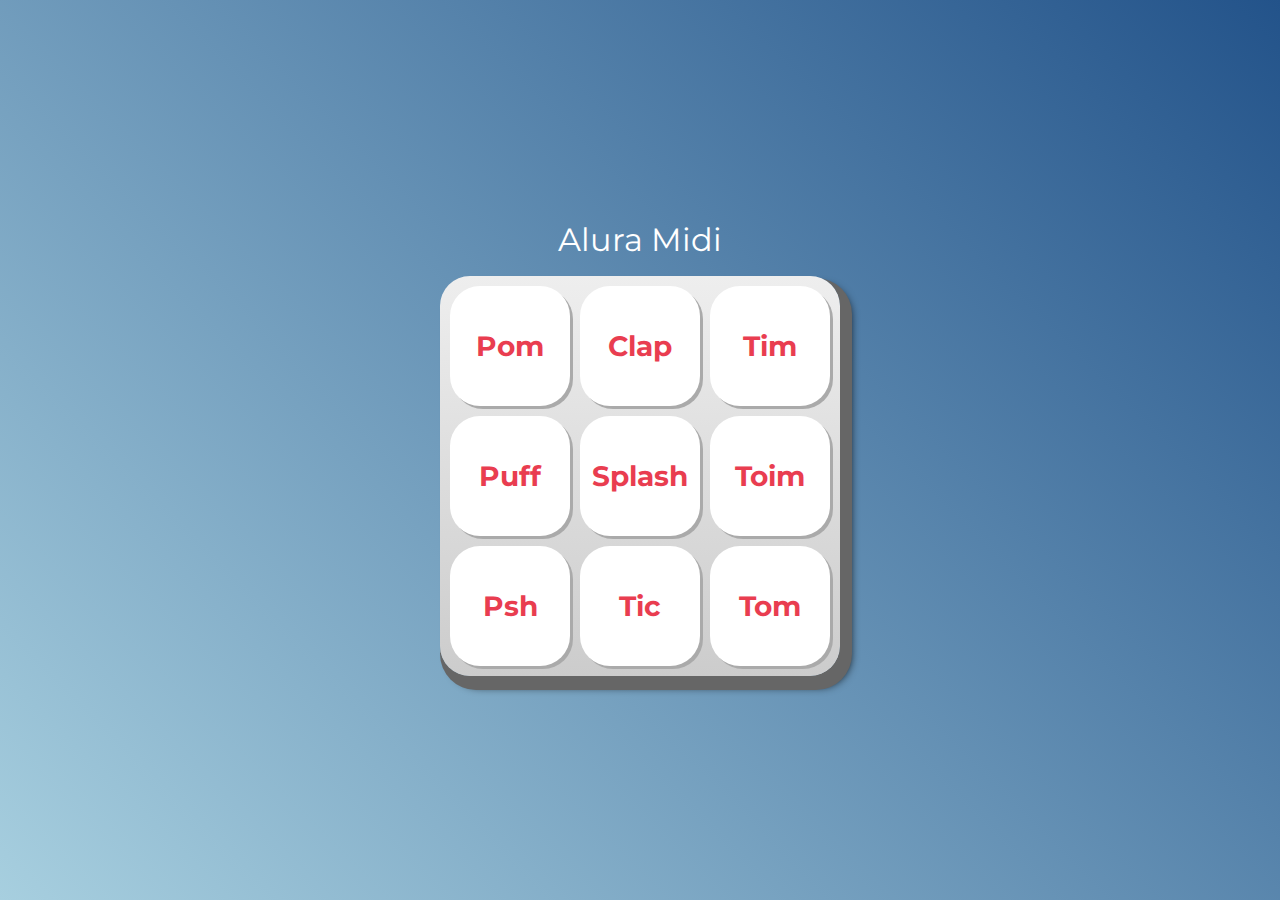
<file: JS Alura MID/index.html>
<!DOCTYPE html>
<html lang="pt-BR">
  <head>
    <meta charset="UTF-8" />
    <meta http-equiv="X-UA-Compatible" content="IE=edge" />
    <meta name="viewport" content="width=device-width, initial-scale=1.0" />

    <title>Alura MIDI</title>

    <link rel="preconnect" href="https://fonts.googleapis.com" />
    <link rel="preconnect" href="https://fonts.gstatic.com" crossorigin />
    <link
      href="https://fonts.googleapis.com/css2?family=Montserrat:wght@500;600&display=swap"
      rel="stylesheet"
    />

    <link rel="icon" type="image/png" href="images/bateria.png" />
    <link rel="stylesheet" href="css/reset.css" />
    <link rel="stylesheet" href="css/estilos.css" />
  </head>
  <body>
    <h1>Alura Midi</h1>

    <section class="teclado">
      <button class="tecla tecla_pom">Pom</button>
      <button class="tecla tecla_clap">Clap</button>
      <button class="tecla tecla_tim">Tim</button>

      <button class="tecla tecla_puff">Puff</button>
      <button class="tecla tecla_splash">Splash</button>
      <button class="tecla tecla_toim">Toim</button>

      <button class="tecla tecla_psh">Psh</button>
      <button class="tecla tecla_tic">Tic</button>
      <button class="tecla tecla_tom">Tom</button>
    </section>
    <audio src="sounds/keyq.wav" id="som_tecla_pom"></audio>
    <audio src="sounds/keyw.wav" id="som_tecla_clap"></audio>
    <audio src="sounds/keye.wav" id="som_tecla_tim"></audio>
    <audio src="sounds/keya.wav" id="som_tecla_puff"></audio>
    <audio src="sounds/keys.wav" id="som_tecla_splash"></audio>
    <audio src="sounds/keyd.wav" id="som_tecla_toim"></audio>
    <audio src="sounds/keyz.wav" id="som_tecla_psh"></audio>
    <audio src="sounds/keyx.wav" id="som_tecla_tic"></audio>
    <audio src="sounds/keyc.wav" id="som_tecla_tom"></audio>
  </body>
  <script src="main.js"></script>
</html>
</file>
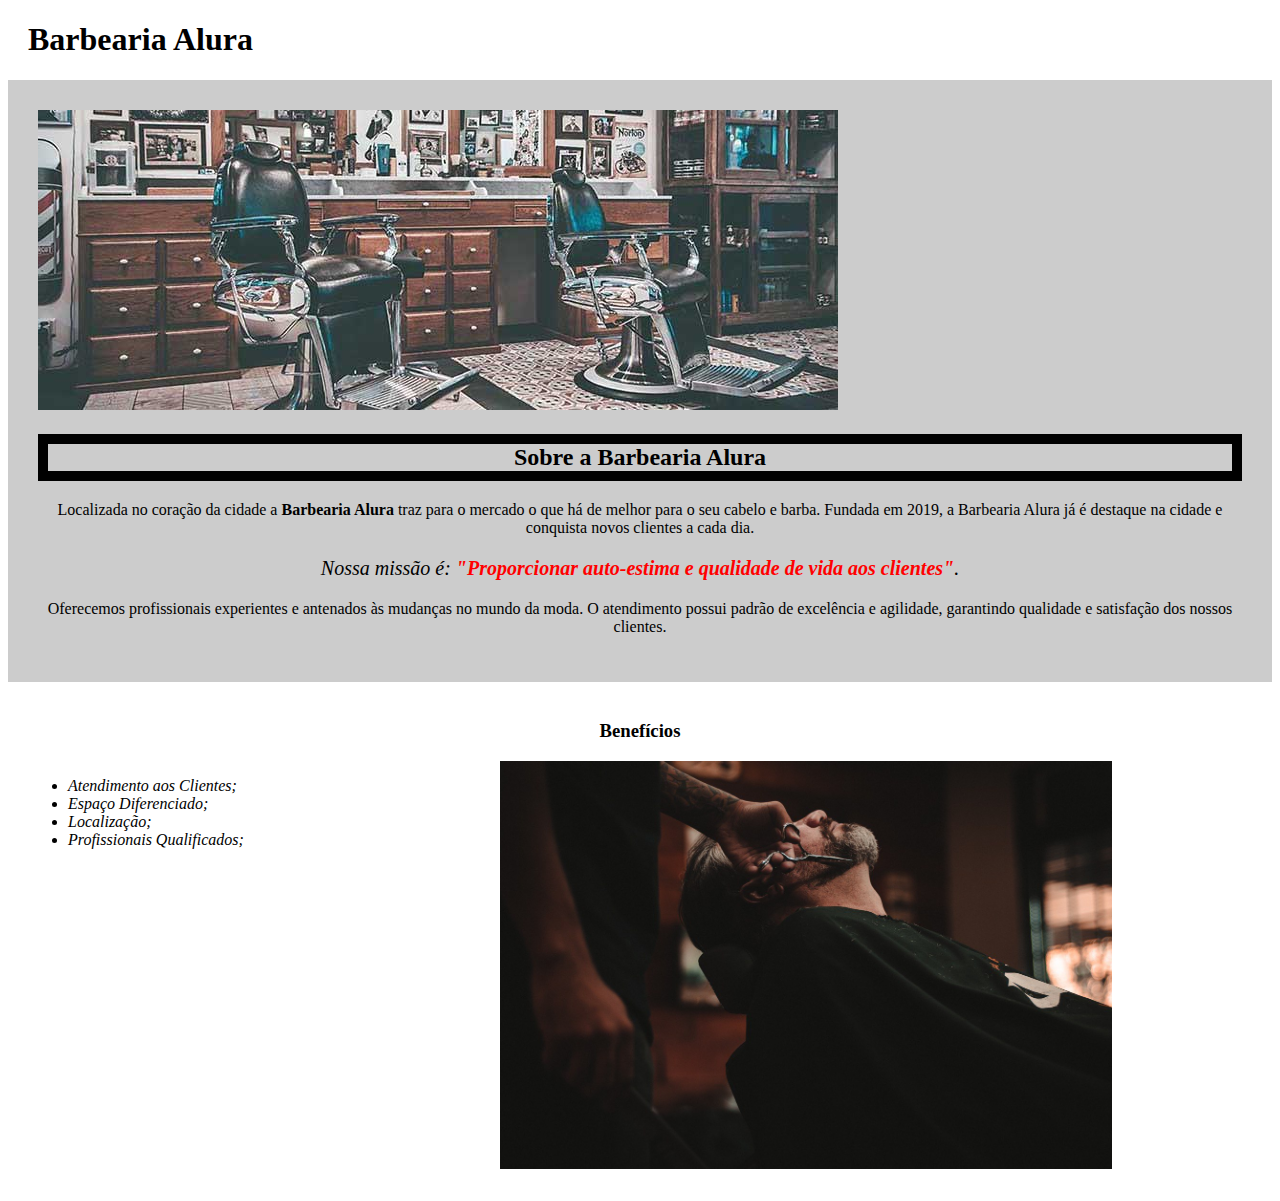
<file: Site Barbearia/index.html>
<!DOCTYPE html>
<html lang="pt-br">
  <head>
    <meta charset="UTF-8" />
    <title>Barbearia Alura</title>
    <link rel="stylesheet" href="style.css" />
  </head>

  <! ID = uso único, pois num script só será lido o primeiro que achar;
   class = quando o elemento se repete>

  <body>
    <header>
      <h1 class="texto-principal">Barbearia Alura</h1>
    </header>
    <div class="principal">
      <img id="banner" src="imagens/banner.jpg" />

      <h2 class="texto-central">Sobre a Barbearia Alura</h2>

      <p>
        Localizada no coração da cidade a <strong>Barbearia Alura</strong> traz
        para o mercado o que há de melhor para o seu cabelo e barba. Fundada em
        2019, a Barbearia Alura já é destaque na cidade e conquista novos
        clientes a cada dia.
      </p>

      <p id="mission">
        <em
          >Nossa missão é:
          <strong
            >"Proporcionar auto-estima e qualidade de vida aos clientes"</strong
          >.</em
        >
      </p>

      <p>
        Oferecemos profissionais experientes e antenados às mudanças no mundo da
        moda. O atendimento possui padrão de excelência e agilidade, garantindo
        qualidade e satisfação dos nossos clientes.
      </p>
    </div>

    <div class="beneficios">
      <h3 class="texto-central">Benefícios</h3>

      <ul>
        <li class="items">Atendimento aos Clientes;</li>
        <li class="items">Espaço Diferenciado;</li>
        <li class="items">Localização;</li>
        <li class="items">Profissionais Qualificados;</li>
      </ul>
      <img class="imagembeneficios" src="imagens/beneficios.jpg" />
    </div>
  </body>
</html>
</file>
<file: JS Alura MID/css/estilos.css>
:root {
  --cinza: #aaa;
  --vermelha: #e93d50;
  --vermelha-escura: #af303f;
  --branca: #fff;
  --luz: rgb(229, 255, 0);
}

body {
  align-items: center;
  background: linear-gradient(45deg, #a7cfdf 0%,#23538a 100%);
  display: flex;
  justify-content: center;
  flex-direction: column;
  font-family: 'Montserrat', sans-serif;
  min-height: 100vh;
}

h1 {
  color: var(--branca);
  margin-bottom: 20px;
  font-size: 2rem;
}

.teclado {
  background: linear-gradient(to bottom, #eeeeee 0%,#cccccc 100%);
  box-shadow: 6px 8px 0 6px #666, 10px 10px 10px #000;
  border-radius: 30px;
  display: grid;
  gap: 10px;
  grid-template-columns: repeat(3, 1fr);
  padding: 10px;
}

.tecla {
  background-color: var(--branca);
  border-radius: 30px;
  box-shadow: 3px 3px 0 var(--cinza);
  color: var(--vermelha);
  cursor: pointer;
  height: 120px;
  font-size: 1.75em;
  font-weight: bold;
  line-height: 120px;
  text-align: center;
  width: 120px;
}

.tecla.ativa,
.tecla:active {
  background-color: var(--vermelha);
  border: 4px solid  var(--vermelha);
  box-shadow: 3px 3px 0 var(--vermelha-escura) inset;
  color: var(--branca);
  outline: none;
}

.tecla.focus,
.tecla:focus {
  outline: none;
  box-shadow: 1px 1px 10px var(--luz);
}

.tecla.active:focus,
.tecla:active:focus {
  box-shadow: 3px 3px 0 var(--vermelha-escura) inset, 1px 1px 10px var(--luz);
}
</file>
<file: Site Barbearia/style.css>
.banner {
  width: 100%;
}

.principal {
  background: #cccccc;
  padding: 30px;
}

.texto-central {
  text-align: center;
}

.texto-principal {
  padding-left: 20px;
}
h2 {
  border: 10px solid black;
}

p {
  text-align: center;
}

#mission {
  font-size: 20px;
}

em strong {
  color: #ff0000;
}

.items {
  font-style: italic;
}

.beneficios {
  background: white;
  padding: 20px;
}

ul {
  display: inline-block;
  vertical-align: top;
  width: 20%;
  margin-right: 15%;
}

.imagembeneficios {
  width: 50%;
}
</file>
